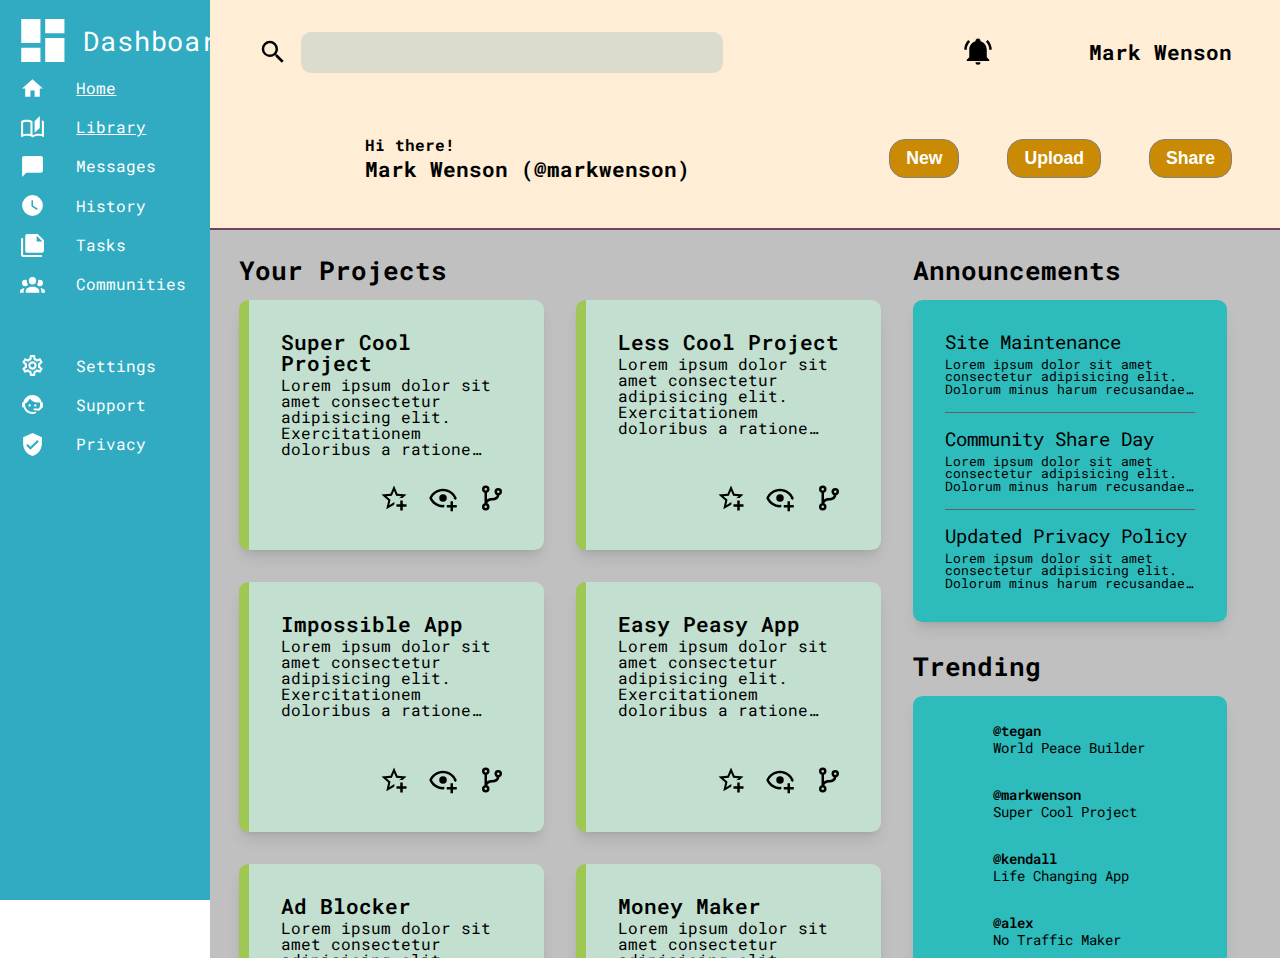
<file: index.html>
<!DOCTYPE html>
<html lang="en">
<head>
    <meta charset="UTF-8">
    <meta http-equiv="X-UA-Compatible" content="IE=edge">
    <meta name="viewport" content="width=device-width, initial-scale=1.0">
    <link rel="stylesheet" href="styles.css">
    <link rel="stylesheet" href="reset.css">
    <!-- type face -->
    <link rel="preconnect" href="https://fonts.googleapis.com">
    <link rel="preconnect" href="https://fonts.gstatic.com" crossorigin>
    <link href="https://fonts.googleapis.com/css2?family=Roboto+Mono&display=swap" rel="stylesheet">
    <link rel="icon" type="image/x-icon" href="assets/home.svg">
    <title>Admin</title>
</head>
<body>
    <!-- App drawer -->
    <sector class="sidebar"> 
        <div class="dashboard menuItem">
            <img src="assets/view-dashboard.svg" alt="view-dashboard">
            <h1>Dashboard</h1>
        </div>
        <a href="index.html" class="menuItem">
            <img src="assets/home.svg" alt="home">
            <h1>Home</h1>
        </a>
        <a href="library/library.html" class="menuItem">
            <img src="assets/book.svg" alt="book">
            <h1>Library</h1>
        </a>
        <div class="menuItem">
            <img src="assets/message.svg" alt="message">
            <h1>Messages</h1>
        </div>
        <div class="menuItem">
            <img src="assets/clock.svg" alt="clock">
            <h1>History</h1>
        </div>
        <div class="menuItem">
            <img src="assets/note-multiple.svg" alt="note-multiple">
            <h1>Tasks</h1>
        </div>
        <div class="menuItem">
            <img src="assets/account-group.svg" alt="account-group">
            <h1>Communities</h1>
        </div>

        <!-- Needs spacing -->
        <div class="menuItem">
            <img src="assets/cog-outline.svg" alt="cog-outline">
            <h1>Settings</h1>
        </div>
        <div class="menuItem">
            <img src="assets/face-agent.svg" alt="face-agent">
            <h1>Support</h1>
        </div>
        <div class="menuItem">
            <img src="assets/shield-check.svg" alt="shield-check">
            <h1>Privacy</h1>
        </div>
            
    </sector>

    <!-- Nav bar header -->
    <sector class="header">
        <div class="top-section">
            <!-- Search icon and search bar -->
            <div class="search">
                <div class="menuItem">
                    <img src="assets/magnify.svg" alt="magnify">
                </div>
                <input type="text" name="search" autocomplete="off">
            </div>
            <div class="account">
                <div class="menuIcon">
                    <img src="assets/bell-ring.svg" alt="bell-ring">
                </div>
                <!-- avatar github -->
                <div class="github-avatar">
                        
                </div>
                <p class="name">Mark Wenson</p>
            </div>
        </div>
        <div class="bottom-section">
            <!-- Profile details -->
            <div class="profile">
                <div class="github-avatar">
                    
                </div>
                <div class="profile-name">
                    <p class="greeting">Hi there!</p>
                    <p class="name">Mark Wenson <span class="username">(@markwenson)</span></p>
                </div>
            </div>
            <!-- Bottom section buttons -->
            <div class="buttons">
                <button class="btn">New</button>
                <button class="btn">Upload</button>
                <button class="btn">Share</button>
            </div>
        </div>
    </sector>

    <!-- Content -->
    <div class="content">
        <!-- Section for Your Projects cards -->
        <div class="projects">
            <h3>Your Projects</h3>
            <div class="cards">
                <!-- Card Section 1 -->
                <div class="card">
                    <h5 class="card-title">Super Cool Project</h5>
                    <p class="card-text">Lorem ipsum dolor sit amet consectetur adipisicing elit. 
                        Exercitationem doloribus a ratione ipsa.
                    </p>
                    <div class="action-icons">
                        <img src="assets/star-plus-outline.svg" alt="star-plus-outline">
                        <img src="assets/eye-plus-outline.svg" alt="eye-plus-outline">
                        <img src="assets/source-branch.svg" alt="source-branch">
                    </div>
                </div>
                
                <!-- Card section 2 -->
                <div class="card">
                    <h5 class="card-title">Less Cool Project</h5>
                    <p class="card-text">Lorem ipsum dolor sit amet consectetur adipisicing elit. 
                        Exercitationem doloribus a ratione ipsa.
                    </p>
                    <div class="action-icons">
                        <img src="assets/star-plus-outline.svg" alt="star-plus-outline">
                        <img src="assets/eye-plus-outline.svg" alt="eye-plus-outline">
                        <img src="assets/source-branch.svg" alt="source-branch">
                    </div>
                </div>
                
                <!-- Card section 3 -->
                <div class="card">
                    <h5 class="card-title">Impossible App</h5>
                    <p class="card-text">Lorem ipsum dolor sit amet consectetur adipisicing elit. 
                        Exercitationem doloribus a ratione ipsa.
                    </p>
                    <div class="action-icons">
                        <img src="assets/star-plus-outline.svg" alt="star-plus-outline">
                        <img src="assets/eye-plus-outline.svg" alt="eye-plus-outline">
                        <img src="assets/source-branch.svg" alt="source-branch">
                    </div>
                </div>
                
                <!-- Card section 4 -->
                <div class="card">
                    <h5 class="card-title">Easy Peasy App</h5>
                    <p class="card-text">Lorem ipsum dolor sit amet consectetur adipisicing elit. 
                        Exercitationem doloribus a ratione ipsa.
                    </p>
                    <div class="action-icons">
                        <img src="assets/star-plus-outline.svg" alt="star-plus-outline">
                        <img src="assets/eye-plus-outline.svg" alt="eye-plus-outline">
                        <img src="assets/source-branch.svg" alt="source-branch">
                    </div>
                </div>
                
                <!-- Card section 5 -->
                <div class="card">
                    <h5 class="card-title">Ad Blocker</h5>
                    <p class="card-text">Lorem ipsum dolor sit amet consectetur adipisicing elit. 
                        Exercitationem doloribus a ratione ipsa.
                    </p>
                    <div class="action-icons">
                        <img src="assets/star-plus-outline.svg" alt="star-plus-outline">
                        <img src="assets/eye-plus-outline.svg" alt="eye-plus-outline">
                        <img src="assets/source-branch.svg" alt="source-branch">
                    </div>
                </div>
                
                <!-- Card section 6 -->
                <div class="card">
                    <h5 class="card-title">Money Maker</h5>
                    <p class="card-text">Lorem ipsum dolor sit amet consectetur adipisicing elit. 
                        Exercitationem doloribus a ratione ipsa.
                    </p>
                    <div class="action-icons">
                        <img src="assets/star-plus-outline.svg" alt="star-plus-outline">
                        <img src="assets/eye-plus-outline.svg" alt="eye-plus-outline">
                        <img src="assets/source-branch.svg" alt="source-branch">
                    </div>
                </div>
            </div>
        </div>
        <!-- Section for Announcements cards -->
        <div class="announcements">
            <h3>Announcements</h3>
            <ul class="card">
                <!-- Announcement 1 -->
                <li class="announcement">
                    <h5 class="card-title">Site Maintenance</h5>
                    <p class="card-text">
                        Lorem ipsum dolor sit amet consectetur adipisicing elit. 
                        Dolorum minus harum recusandae possimus non ex
                    </p>
                </li>
                <!-- Announcement 2 -->
                <li class="announcement">
                    <h5 class="card-title">Community Share Day</h5>
                    <p class="card-text">
                        Lorem ipsum dolor sit amet consectetur adipisicing elit. 
                        Dolorum minus harum recusandae possimus non ex
                    </p>
                </li>
                <!-- Announcement 3 -->
                <li class="announcement">
                    <h5 class="card-title">Updated Privacy Policy</h5>
                    <p class="card-text">
                        Lorem ipsum dolor sit amet consectetur adipisicing elit. 
                        Dolorum minus harum recusandae possimus non ex
                    </p>
                </li>
            </ul>
        </div>
        <!-- Section for Trending -->
        <div class="trending">
            <h3>Trending</h3>
            <ul class="card">
                <li class="trend trend-1">
                    <div class="github-avatar2"></div>
                    <div class="account">
                        <p class="username">@tegan</p>
                        <p class="name card-text">World Peace Builder</p>
                    </div>
                </li>
                <li class="trend trend-2">
                    <div class="github-avatar"></div>
                    <div class="account">
                        <p class="username">@markwenson</p>
                        <p class="name card-text">Super Cool Project</p>
                    </div>
                </li>
                <li class="trend trend-3">
                    <div class="github-avatar3"></div>
                    <div class="account">
                        <p class="username">@kendall</p>
                        <p class="name card-text">Life Changing App</p>
                    </div>
                </li>
                <li class="trend trend-4">
                    <div class="github-avatar4"></div>
                    <div class="account">
                        <p class="username">@alex</p>
                        <p class="name card-text">No Traffic Maker</p>
                    </div>
                </li>
            </ul>
        </div>
    </div>
</body>
</html>
</file>
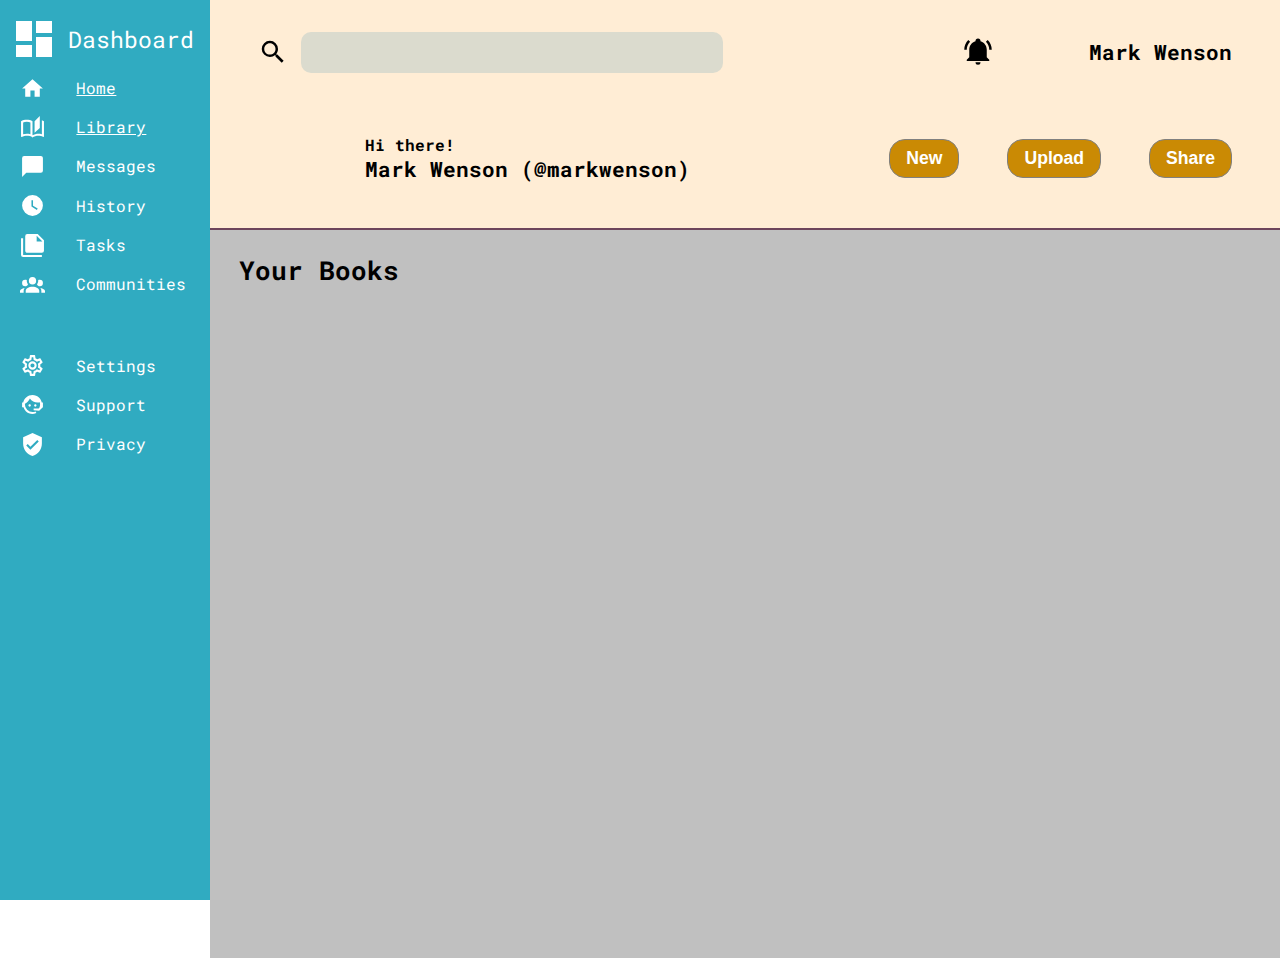
<file: library/library.html>
<!DOCTYPE html>
<html lang="en">
<head>
    <meta charset="UTF-8">
    <meta http-equiv="X-UA-Compatible" content="IE=edge">
    <meta name="viewport" content="width=device-width, initial-scale=1.0">
    <link rel="stylesheet" href="../styles.css">
    <link rel="stylesheet" href="../reset.css">
    <link rel="stylesheet" href="library-styles.css">
    <!-- type face -->
    <link rel="preconnect" href="https://fonts.googleapis.com">
    <link rel="preconnect" href="https://fonts.gstatic.com" crossorigin>
    <link href="https://fonts.googleapis.com/css2?family=Roboto+Mono&display=swap" rel="stylesheet">
    <link rel="icon" type="image/x-icon" href="../assets/home.svg">
    <title>Admin</title>
</head>
<body>
    <!-- App drawer -->
    <sector class="sidebar"> 
        <div class="dashboard menuItem">
            <img src="../assets/view-dashboard.svg" alt="view-dashboard">
            <h1>Dashboard</h1>
        </div>
        <a href="../index.html" class="menuItem">
            <img src="../assets/home.svg" alt="home">
            <h1>Home</h1>
        </a>
        <a href="library.html" class="menuItem">
            <img src="../assets/book.svg" alt="book">
            <h1>Library</h1>
        </a>
        <div class="menuItem">
            <img src="../assets/message.svg" alt="message">
            <h1>Messages</h1>
        </div>
        <div class="menuItem">
            <img src="../assets/clock.svg" alt="clock">
            <h1>History</h1>
        </div>
        <div class="menuItem">
            <img src="../assets/note-multiple.svg" alt="note-multiple">
            <h1>Tasks</h1>
        </div>
        <div class="menuItem">
            <img src="../assets/account-group.svg" alt="account-group">
            <h1>Communities</h1>
        </div>

        <!-- Needs spacing -->
        <div class="menuItem">
            <img src="../assets/cog-outline.svg" alt="cog-outline">
            <h1>Settings</h1>
        </div>
        <div class="menuItem">
            <img src="../assets/face-agent.svg" alt="face-agent">
            <h1>Support</h1>
        </div>
        <div class="menuItem">
            <img src="../assets/shield-check.svg" alt="shield-check">
            <h1>Privacy</h1>
        </div>
            
    </sector>

    <!-- Nav bar header -->
    <sector class="header">
        <div class="top-section">
            <!-- Search icon and search bar -->
            <div class="search">
                <div class="menuItem">
                    <img src="../assets/magnify.svg" alt="magnify">
                </div>
                <input type="text" name="search" autocomplete="off">
            </div>
            <div class="account">
                <div class="menuIcon">
                    <img src="../assets/bell-ring.svg" alt="bell-ring">
                </div>
                <!-- avatar github -->
                <div class="github-avatar">
                        
                </div>
                <p class="name">Mark Wenson</p>
            </div>
        </div>
        <div class="bottom-section">
            <!-- Profile details -->
            <div class="profile">
                <div class="github-avatar">
                    
                </div>
                <div class="profile-name">
                    <p class="greeting">Hi there!</p>
                    <p class="name">Mark Wenson <span class="username">(@markwenson)</span></p>
                </div>
            </div>
            <!-- Bottom section buttons -->
            <div class="buttons">
                <button class="btn add-book">New</button>
                <button class="btn">Upload</button>
                <button class="btn">Share</button>
            </div>
        </div>
    </sector>

    <!-- Content -->
    <main class="content">
        <div class="projects">
            <h3>Your Books</h3>
            <div class="books cards">
                <!-- Section for Your Projects cards -->
            </div>
        </div>
    </main>
    <div class="modal" id="modal">
        <div class="modal-content">
          <span class="close">&times</span>
          <div class="modal-form">
            <h1 class="form-title"></h1>
            <form class="add-book-form">
              <div class="modal-input-field">
                <label for="book-title">Title:</label>
                <input
                  type="text"
                  name="book-title"
                  id="book-title"
                  class="modal-form-input"
                />
              </div>
              <div class="modal-input-field">
                <label for="book-author">Author:</label>
                <input
                  type="text"
                  name="book-author"
                  id="book-author"
                  class="modal-form-input"
                />
              </div>
              <div class="modal-input-field">
                <label for="book-pages">Pages:</label>
                <input
                  type="number"
                  min="0"
                  name="book-pages"
                  id="book-pages"
                  class="modal-form-input"
                />
              </div>
              <div class="modal-input-field">
                <span class="modal-read">Read?</span>
                <label class="container">        
                  <input
                    type="checkbox"
                    name="book-read"
                    id="book-read"
                    class="checkmark"
                  />
                </label>
              </div>
              <div class="submit-modal-form">
                <button type="submit" class="btn form-add-button"></button>
              </div>
            </form>
          </div>
        </div>
      </div>
</body>
<script src="main.js"></script>
</html>
</file>
<file: styles.css>
:root {
    font-size: 16px;
    font-family: 'Roboto Mono', monospace, sans-serif;
    --text-primary: black;
    --text-secondary: white;
    --bg-primary: #64748b;
    --bg-secondary: #9ca3af;
    --transition-speed: 1s;
    --sidebar-color: #ca8a04;
    --drawer-width: clamp(210px, 15vw, 350px);
    --nav-bg-1: #ffedd5;
    --nav-color-1: #dbdbce;
    --nav-color-2: #c2dfd0;
    --nav-color-3: #7dabb1;
    --blue-1: rgb(48, 171, 193);
    --github-avatar: url("https://github.com/markwenson.png");
    --github-avatar2: url("https://github.com/mary.png");
    --github-avatar3: url("https://github.com/mike.png");
    --github-avatar4: url("https://github.com/bob.png");
    --content-gray: silver;
    --transition-notDrawer: margin-left 0.4s ease-in;
    --transition-drawer: width 0.4s ease-in;
}

/* * {
    box-sizing: border-box;
} */

img {
    height: 30px;
    width: auto;
}


body {
    display: grid;
    grid-template: 0.2fr 1fr / 5rem repeat(3, 1fr);
    grid-template-areas: 
    "sidebar header header header"
    "sidebar content content content";
    height: 100vh;
    width: 100vw;
}

.sidebar {
    background-color: var(--blue-1);
    grid-area: sidebar;
    display: flex;
    flex-direction: column;
    width: 5rem;
    height: 100vh;
    position: fixed;
    transition: var(--transition-drawer);
    overflow: hidden;
}

.sidebar:hover {
    width: var(--drawer-width);
}

.menuItem > h1 {
    display: none;
    margin-left: 10px;
}

.menuItem:hover {
    transform: scale(1.2) translateX(1.2rem);
}

.sidebar:hover > .menuItem > h1 {
    display: inline;
}

.sidebar:hover ~ .header, 
.sidebar:hover ~ .content {
    margin-left: calc(var(--drawer-width) - 5rem);
}


.menuItem {
    color: var(--text-secondary);
    display: flex;
    flex-direction: row;
    align-items: center;
    justify-content: flex-start;
}

.menuItem > * {
    cursor: pointer;
}

.sidebar > div:not(:first-child) > * {
    padding: 1vw 0.1vw 0.1vw 1vw;
    font-size: calc(20px+0.2vw);
    padding-left: 20px;
}

.sidebar > div:not(:first-child) > img {
    width: calc(20px + 0.4vw);
    height: calc(20px + 0.4vw);
}

.sidebar > a:not(:first-child) > * {
    padding: 1vw 0.1vw 0.1vw 1vw;
    font-size: calc(20px+0.2vw);
    padding-left: 20px;
}

.sidebar > a:not(:first-child) > img {
    width: calc(20px + 0.4vw);
    height: calc(20px + 0.4vw);
}


.sidebar > div:nth-child(8) {
    padding-top: calc(40px + 0.2vw);
}

.dashboard {
    font-size: clamp(10px, calc(10px + 1vw), 50px);
}

.dashboard {
    display: flex;
    align-items: center;
    justify-content: flex-start;
}

.dashboard h1 {
    padding-top: 15px;
}

.dashboard img {
    width: calc(35px + 1vw);
    height: calc(35px + 1vw);
    padding-left: 10px;
    padding-top: 15px;
}

/* Header Styling */
.header {
    background-color: var(--nav-bg-1);
    padding: 2rem 3rem;
    grid-area: header;
    transition: var(--transition-notDrawer);
    border-bottom: 2px solid #6d445b;
    position: sticky;
    top: 0;
}

.top-section {
    display: grid;
    grid-template-columns: 1fr max-content;
    margin-bottom: 3rem;
}

.search {
    display: flex;
    align-items: center;
    margin-right: auto;
    width: 100%;
}

.search input {
    display: inline-block;
    border: 0;
    background-color: var(--nav-color-1);
    padding: 0.8rem 1.2rem;
    outline-color: var(--nav-color-3);
    margin-left: 1vw;
    border-radius: 10px;
    width: min(30vw, 600px);
    margin-right: 20px;
}

.header .account {
    display: flex;
    justify-content: flex-end;
    align-items: center;
    font-size: 1.3rem;
    font-weight: 900;
    padding-left: 20px;
}

.github-avatar {
    background: var(--github-avatar) center center / cover no-repeat;
    border-radius: 50%;
}

.account .github-avatar {
    margin: 0 1rem 0 2.5rem;
    height: 40px;
    width: 40px;
}

.bottom-section {
    display: flex;
    justify-content: space-between;
    align-items: center;
}

.profile {
    display: flex;
    align-items: center;
    gap: 2rem;
}

.profile .github-avatar {
    width: 75px;
    height: 75px;
}

.greeting {
    font-weight: 900;
    margin-bottom: 0.4rem;
}

.profile .name {
    font-size: 1.3rem;
    font-weight: 900;
}

.buttons {
    display: flex;
    justify-content: flex-end;
    align-items: center;
    gap: 3rem;
}

.btn {
    background-color: var(--sidebar-color);
    color: var(--text-secondary);
    font-weight: 800;
    padding: 0.5rem 1rem;
    border-radius: 16px;
    font-size: 1.1rem;
    border: 1px solid grey;
    cursor: pointer;
    transition: 120ms;
}

.btn:hover {
    transform: scale(1.1);
    text-shadow: 1px 1px 3px #64748b;
    box-shadow: 2px 2px 3px #a2a9b3;
}

img {
    cursor: pointer;
}

/* Main Content */
.content {
    background-color: var(--content-gray);
    display: grid;
    grid-area: content;
    transition: var(--transition-notDrawer);
    padding: 1.8rem;
    grid-template-columns: 1fr auto;
    grid-template-rows: min-content 1fr;
    gap: 2rem;
    grid-template-areas: 
    "projects announcements"
    "projects trending";
    overflow: auto;
    height: 100%;
}

.content h3 {
    font-size: 1.6rem;
    font-weight: 700;
    margin-bottom: 1rem;
}

.projects {
    grid-area: projects;
}

.projects .cards {
    display: grid;
    grid-template-columns: repeat(auto-fit, minmax(300px, 1fr));
    grid-auto-rows: 250px;
    gap: 2rem;
    padding-bottom: 2rem;
}

.projects .card {
    background-color: var(--nav-color-2);
    border-left: 10px solid rgb(158, 199, 83);
    display: flex;
    flex-direction: column;
}

.projects .card-title {
    font-size: 1.3rem;
    margin-bottom: 0.2rem;
    font-weight: 600;
}

.projects .card-text {
    display: -webkit-box;
    -webkit-line-clamp: 5;
    -webkit-box-orient: vertical;
    overflow: hidden;
}

.projects .action-icons {
    margin-top: auto;
    align-self: flex-end;
    display: flex;
    justify-content: flex-end;
    gap: 1.2rem;
    align-items: center;
    padding: 0 5px 5px 0;
}

.card {
    background-color: rgba(45,187,187.459);
    padding: 2rem;
    border-radius: 0.6rem;
    box-shadow: 0 10px 15px -3px rgb(0 0 0 / .1), 0 4px 6px -4px rgb(0 0 0 / 0.1);
}

.announcements {
    grid-area: announcements;   
}

.announcement {
    width: 25ch;
    padding: 1rem 0;
}

.announcement:first-child {
    padding-top: 0;
}

.announcement:last-child {
    padding-bottom: 0;
}

.announcement h5 {
    font-size: 1.2rem;
    margin-bottom: 0.4rem;
}

.announcement p {
    font-size: 0.8rem;
    display: -webkit-box;
    -webkit-line-clamp: 3;
    -webkit-box-orient: vertical;
    overflow: hidden;
}

.announcement + .announcement {
    border-top: rgb(101, 95, 95) 1px solid;
}

.trending {
    grid-area: trending;
}

.trending .card {
    padding: 1.5rem;
}

.trend {
    display: flex;
    align-items: center;
    gap: 1rem;
    cursor: pointer;
}

.trend + .trend {
    margin-top: 1.5rem;
}

.trend .account {
    display: flex;
    flex-direction: column;
    align-items: flex-start;
    justify-content: center;
    font-size: 0.9rem;
}

.trend .username {
    font-weight: 600;
    margin-bottom: 0.15rem;
}

.trend-1 .github-avatar2 {
    background: var(--github-avatar2) center center / cover no-repeat;
    border-radius: 50%;
    width: 40px;
    height: 40px;
}

.trend-2 .github-avatar {
    background: var(--github-avatar) center center / cover no-repeat;
    border-radius: 50%;
    width: 40px;
    height: 40px;
}

.trend-3 .github-avatar3 {
    background: var(--github-avatar3) center center / cover no-repeat;
    border-radius: 50%;
    width: 40px;
    height: 40px;
}

.trend-4 .github-avatar4 {
    background: var(--github-avatar4) center center / cover no-repeat;
    border-radius: 50%;
    width: 40px;
    height: 40px;
}

.announcements, .trending {
    margin-right: 1.5rem;
}
</file>
<file: library/library-styles.css>
.book {
position: relative;
z-index: 0;
}

.sidebar {
z-index: 10;
}

.book > button {
position: absolute;
top: 1rem;
right: 1rem;
border: none;
background-color: white;
padding: 0.2rem 0.4rem 0.2rem 0.4rem;
border-radius: 0.3rem;
cursor: pointer;
font-weight: 900;
}

.book-title {
font-size: 2.5rem;
font-weight: 400;
padding-top: 8px;
margin-bottom: 0.5rem;
font-style: oblique;
text-decoration: underline;
text-decoration-thickness: 0.15rem;
}

.book-author {
font-size: 1.5rem;
font-weight: 500;
margin-bottom: 0.5rem;
}

.book-pages {
font-size: 1.3rem;
font-weight: 500;
margin-bottom: 0.5rem;
}

.book-read {
display: flex;
align-items: center;
}

.book-read > input {
cursor: pointer;
}

.book-read-title {
font-size: 1.3rem;
font-weight: 500;
margin-right: 5px;
}

.card {
border-left: 10px solid rgb(180, 1, 1) !important;
max-width: 300px;
background-color: rgba(34, 211, 238, 0.3) !important;
margin: 0px;
}

.read-checked {
border-left: 10px solid rgb(18, 157, 0) !important;
}

.edit-icon {
width: 25px;
height: 25px;
position: absolute;
right: 45px;
top: 15px;
}

.modal {
display: none; /* Hidden by default */
position: fixed; /* Stay in place */
z-index: 1; /* Sit on top */
padding-top: 30vh; /* Location of the box */
left: 0;
top: 0;
width: 100%; /* Full width */
height: 100%; /* Full height */
overflow: auto; /* Enable scroll if needed */
background-color: rgb(0, 0, 0); /* Fallback color */
background-color: rgba(0, 0, 0, 0.4); /* Black w/ opacity */
}

/* Modal Content */
.modal-content {
background-color: #fefefe;
display: flex;
flex-direction: row-reverse;
margin: auto;
padding: 5px 5px 5px 20px;
border: 1px solid #888;
width: 350px;
border-radius: 10px;
}

/* The Close Button */
.close {
color: #aaaaaa;
font-size: 28px;
font-weight: bold;
margin-bottom: auto;
}

.close:hover,
.close:focus {
color: #000;
text-decoration: none;
cursor: pointer;
}

.modal-form {
display: flex;
width: 100%;
justify-content: center;
flex-direction: column;
gap: 10px;
}

.form-title {
font-size: xx-large;
text-align: center;
margin-right: auto;
margin-left: auto;
width: 100%;
padding-top: 20px;
padding-bottom: 20px;
}

.modal input {
    margin-right: 40px;
}

.modal-form {
margin-right: auto;
padding-top: 5px;
display: flex;
justify-content: center;
}
.modal-form-input {
border: 0;
margin-left: auto;
margin-right: 20%;
background-color: rgba(44, 66, 164, 0.198);
padding: 0.5rem 1.5rem;
outline-color: var(--blue-1);
border-radius: 5px;
}
.modal-input-field {
display: flex;
flex-direction: row;
justify-content: flex-start;
align-items: center;
padding-bottom: 20px;
}

.container {
position: relative;
margin-bottom: 12px;
cursor: pointer;
font-size: 22px;
-webkit-user-select: none;
-moz-user-select: none;
-ms-user-select: none;
user-select: none;
}

.checkmark {
position: absolute;
top: 0;
left: 8px;
height: 25px;
width: 25px;
background-color: rgba(44, 66, 164, 0.198);
}

.container:hover input ~ .checkmark {
background-color: var(--drawer-color);
}

.container input:checked ~ .checkmark {
background-color: var(--blue-1);
}

.checkmark:after {
content: "";
position: absolute;
display: none;
}

.container input:checked ~ .checkmark:after {
display: block;
}

.container .checkmark:after {
left: 9px;
top: 5px;
width: 5px;
height: 10px;
border: solid white;
border-width: 0 3px 3px 0;
-webkit-transform: rotate(45deg);
-ms-transform: rotate(45deg);
transform: rotate(45deg);
}

.modal-read {
padding-top: 10px;
}

.submit-modal-form {
display: flex;
justify-content: center;
padding-bottom: 20px;
}
</file>
